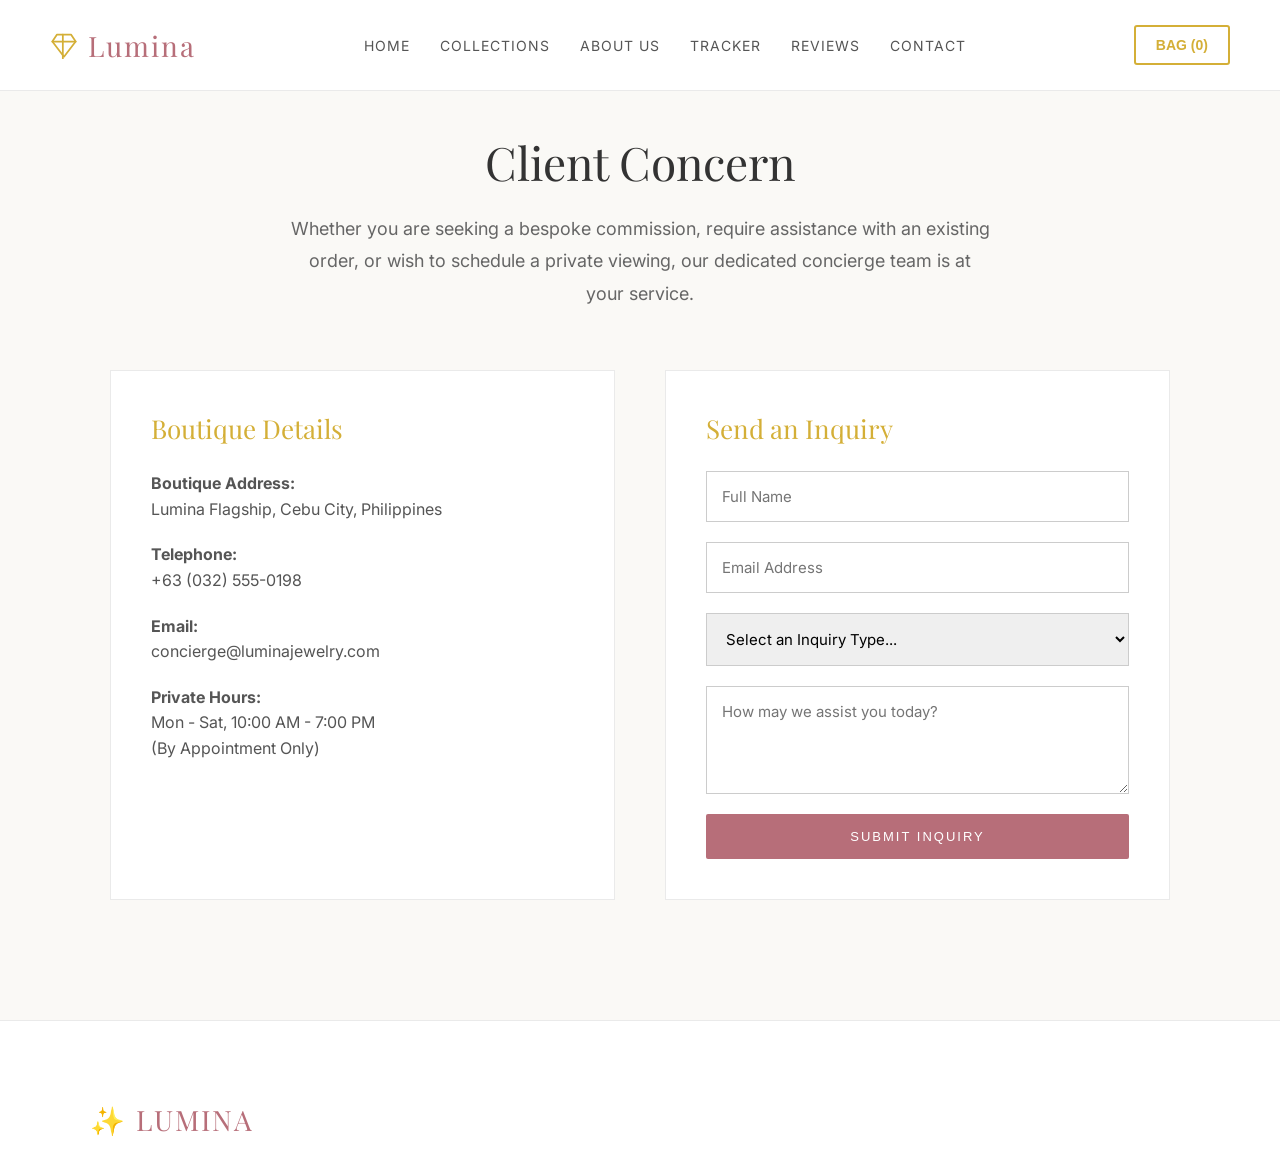
<file: contact.html>
<!DOCTYPE html>
<html lang="en">
<head>
    <meta charset="UTF-8">
    <meta name="viewport" content="width=device-width, initial-scale=1.0">
    <title>Lumina | Concern</title>
    <link rel="stylesheet" href="style.css">
    <link rel="preconnect" href="https://app.snipcart.com">
    <link rel="preconnect" href="https://cdn.snipcart.com">
    <link rel="stylesheet" href="https://cdn.snipcart.com/themes/v3.0.31/default/snipcart.css" />
</head>
<body>

    <header>
        <div class="logo" style="display: flex; align-items: center; gap: 10px;">
            <svg width="28" height="28" viewBox="0 0 24 24" fill="none" stroke="#D4AF37" stroke-width="1.5" stroke-linecap="round" stroke-linejoin="round">
                <path d="M6 3h12l4 6-10 13L2 9Z"></path>
                <path d="M11 3v21"></path>
                <path d="M2 9h20"></path>
            </svg>
            Lumina
        </div>
        <nav>
            <ul class="nav-links">
                <li><a href="index.html">Home</a></li>
                <li><a href="products.html">Collections</a></li>
                <li><a href="about.html">About us</a></li>
                <li><a href="tracker.html">Tracker</a></li>
                <li><a href="reviews.html">Reviews</a></li>
                <li><a href="contact.html">Contact</a></li>
            </ul>
        </nav>
        <button class="snipcart-checkout yellow-basket">
            Bag (<span class="snipcart-items-count">0</span>)
        </button>
    </header>

    <main class="page-container contact-container">
        
        <div class="page-header" style="opacity: 0; animation: fadeUp 1s ease forwards;">
            <h1>Client Concern</h1>
            <p>Whether you are seeking a bespoke commission, require assistance with an existing order, or wish to schedule a private viewing, our dedicated concierge team is at your service.</p>
        </div>

        <div class="contact-wrapper">
            
            <div class="contact-info" style="opacity: 0; animation: fadeUp 1s ease forwards; animation-delay: 0.1s;">
                <h2>Boutique Details</h2>
                <p><strong>Boutique Address:</strong><br>Lumina Flagship, Cebu City, Philippines</p>
                <p style="margin-top: 20px;"><strong>Telephone:</strong><br>+63 (032) 555-0198</p>
                <p style="margin-top: 20px;"><strong>Email:</strong><br>concierge@luminajewelry.com</p>
                <p style="margin-top: 20px;"><strong>Private Hours:</strong><br>Mon - Sat, 10:00 AM - 7:00 PM<br>(By Appointment Only)</p>
            </div>

            <div class="contact-form-container" style="opacity: 0; animation: fadeUp 1s ease forwards; animation-delay: 0.2s;">
                <h2>Send an Inquiry</h2>
                <form class="contact-form">
                    <input type="text" id="name" placeholder="Full Name" required>
                    <input type="email" id="email" placeholder="Email Address" required>
                    <select id="subject" required>
                        <option value="">Select an Inquiry Type...</option>
                        <option value="consultation">Request Private Consultation</option>
                        <option value="order">Order Status</option>
                        <option value="feedback">Review & Feedback</option>
                    </select>
                    <textarea id="message" rows="4" placeholder="How may we assist you today?" required></textarea>
                    <button type="submit" class="btn primary-btn" style="width: 100%; margin: 0;">Submit Inquiry</button>
                </form>
            </div>
            
        </div>
    </main>

    <footer style="margin-top: 80px;">
        <div class="footer-content">
            <div class="footer-column">
                <div class="logo">✨ LUMINA</div>
            </div>
        </div>
    </footer>

    <script async src="https://cdn.snipcart.com/themes/v3.0.31/default/snipcart.js"></script>
    <div hidden id="snipcart" data-api-key="ZjcyM2M0YTAtOWQ5Zi00ODljLTkwZDQtMDY2Mzk1NTE3ZDMyNjM5MTAwMDE5Mzc3NTAxNTI1" data-currency="php"></div>
    <script src="script.js"></script>
</body>
</html>
</file>
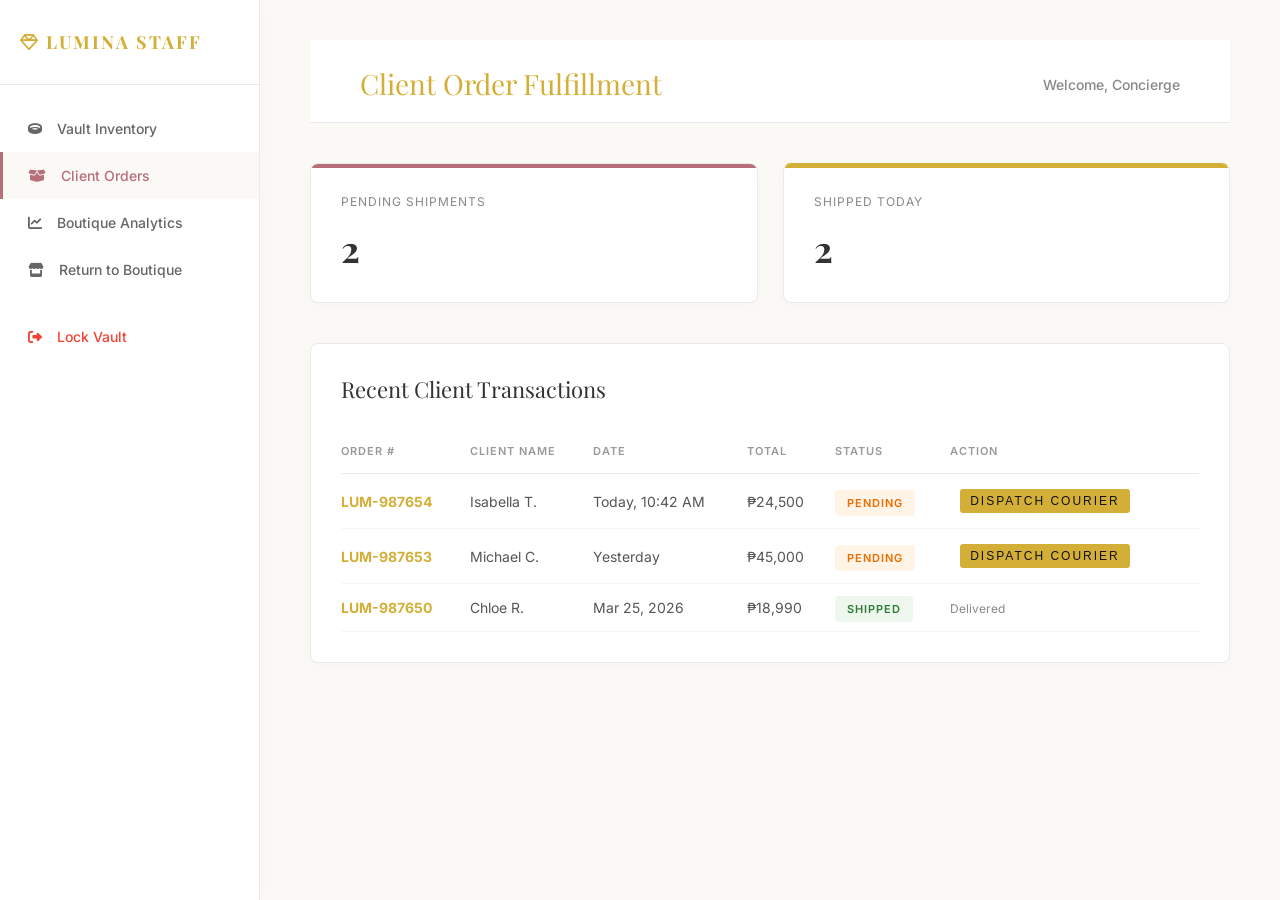
<file: inventory.html>
<!DOCTYPE html>
<html lang="en">
<head>
    <meta charset="UTF-8">
    <meta name="viewport" content="width=device-width, initial-scale=1.0">
    <title>Lumina | Staff Portal</title>
    <link rel="stylesheet" href="style.css">
    <link rel="stylesheet" href="https://cdnjs.cloudflare.com/ajax/libs/font-awesome/6.4.0/css/all.min.css">
</head>
<body class="admin-body">

    <div id="loginOverlay" class="login-overlay">
        <div class="login-box">
            <div class="logo" style="margin-bottom: 20px; color: #D4AF37; font-size: 24px; font-weight: bold;">
                <i class="fa-solid fa-lock"></i> Lumina Secure Vault
            </div>
            <p>Please enter your Staff Access PIN.</p>
            <input type="password" id="adminPin" placeholder="Enter PIN (2026)">
            <button type="button" id="loginBtn" class="btn primary-btn" style="width: 100%; margin-top: 15px; background-color: #D4AF37; color: #121212;">Authorize Access</button>
            <p id="loginError" style="color: #F44336; font-size: 12px; margin-top: 10px; display: none;">Access Denied. Incorrect PIN.</p>
        </div>
    </div>

    <div class="admin-container">
        
        <aside class="admin-sidebar">
            <div class="admin-logo" style="color: #D4AF37;">
                <i class="fa-regular fa-gem"></i> LUMINA STAFF
            </div>
            <ul class="admin-nav">
                <li><a href="#" id="nav-inventory" class="active" onclick="switchTab('inventory')"><i class="fa-solid fa-ring"></i> Vault Inventory</a></li>
                <li><a href="#" id="nav-orders" onclick="switchTab('orders')"><i class="fa-solid fa-box-open"></i> Client Orders</a></li>
                <li><a href="#" id="nav-analytics" onclick="switchTab('analytics')"><i class="fa-solid fa-chart-line"></i> Boutique Analytics</a></li>
                <li><a href="index.html"><i class="fa-solid fa-store"></i> Return to Boutique</a></li>
                <li><a href="#" onclick="logout()" style="color: #F44336; margin-top: 20px;"><i class="fa-solid fa-right-from-bracket"></i> Lock Vault</a></li>
            </ul>
        </aside>

        <main class="admin-main">
            <header class="admin-header">
                <h2 id="dashboardTitle" style="color: #D4AF37;">Vault Inventory Management</h2>
                <div class="admin-user">
                    <span>Welcome, Concierge</span>
                </div>
            </header>

            <div id="view-inventory" class="dashboard-view">
                <div class="stats-grid">
                    <div class="stat-card" style="border-top-color: #D4AF37;"><h3>Total Pieces</h3><p class="stat-number" id="totalProductsStat">0</p></div>
                    <div class="stat-card warning"><h3>Low Stock Alerts</h3><p class="stat-number" id="lowStockStat">0</p></div>
                    <div class="stat-card" style="border-top-color: #b76e79;"><h3>Vault Value</h3><p class="stat-number" id="valueStat">₱0</p></div>
                </div>
                <section class="inventory-section">
                    <div class="table-header">
                        <h3>Current Collection Stock</h3>
                        <button class="btn primary-btn" onclick="addNewProduct()" style="padding: 8px 15px; font-size: 14px; background-color: #D4AF37; color: #121212;">+ Add Piece</button>
                    </div>
                    <div class="table-responsive">
                        <table class="inventory-table">
                            <thead>
                                <tr><th>SKU</th><th>Piece Name</th><th>Price</th><th>Stock</th><th>Status</th><th>Actions</th></tr>
                            </thead>
                            <tbody id="inventoryTableBody"></tbody>
                        </table>
                    </div>
                </section>
            </div>

            <div id="view-orders" class="dashboard-view" style="display: none;">
                <div class="stats-grid">
                    <div class="stat-card warning"><h3>Pending Shipments</h3><p class="stat-number" id="pendingOrdersStat">0</p></div>
                    <div class="stat-card" style="border-top-color: #D4AF37;"><h3>Shipped Today</h3><p class="stat-number">2</p></div>
                </div>
                <section class="inventory-section">
                    <div class="table-header">
                        <h3>Recent Client Transactions</h3>
                    </div>
                    <div class="table-responsive">
                        <table class="inventory-table">
                            <thead>
                                <tr><th>Order #</th><th>Client Name</th><th>Date</th><th>Total</th><th>Status</th><th>Action</th></tr>
                            </thead>
                            <tbody id="ordersTableBody"></tbody>
                        </table>
                    </div>
                </section>
            </div>

            <div id="view-analytics" class="dashboard-view" style="display: none;">
                <div class="stats-grid">
                    <div class="stat-card" style="border-top-color: #D4AF37;"><h3>Monthly Revenue</h3><p class="stat-number">₱845,000</p></div>
                    <div class="stat-card" style="border-top-color: #b76e79;"><h3>Top Selling Piece</h3><p class="stat-number" style="font-size: 18px; padding-top:10px;">Rose Gold Eternity Ring</p></div>
                    <div class="stat-card" style="border-top-color: #ccc;"><h3>Boutique Visitors</h3><p class="stat-number">4,250</p></div>
                </div>
                <section class="inventory-section" style="text-align: center; padding: 50px;">
                    <i class="fa-regular fa-gem" style="font-size: 60px; color: #D4AF37; margin-bottom: 20px;"></i>
                    <h3 style="color: white; margin-bottom: 10px;">Luxury Analytics Active</h3>
                    <p style="color: #888;">Live sales tracking and conversion metrics are securely logging. Connect your Shopify or Snipcart API to visualize real-time charts.</p>
                </section>
            </div>

        </main>
    </div>

    <script src="admin.js"></script>
</body>
</html>
</file>
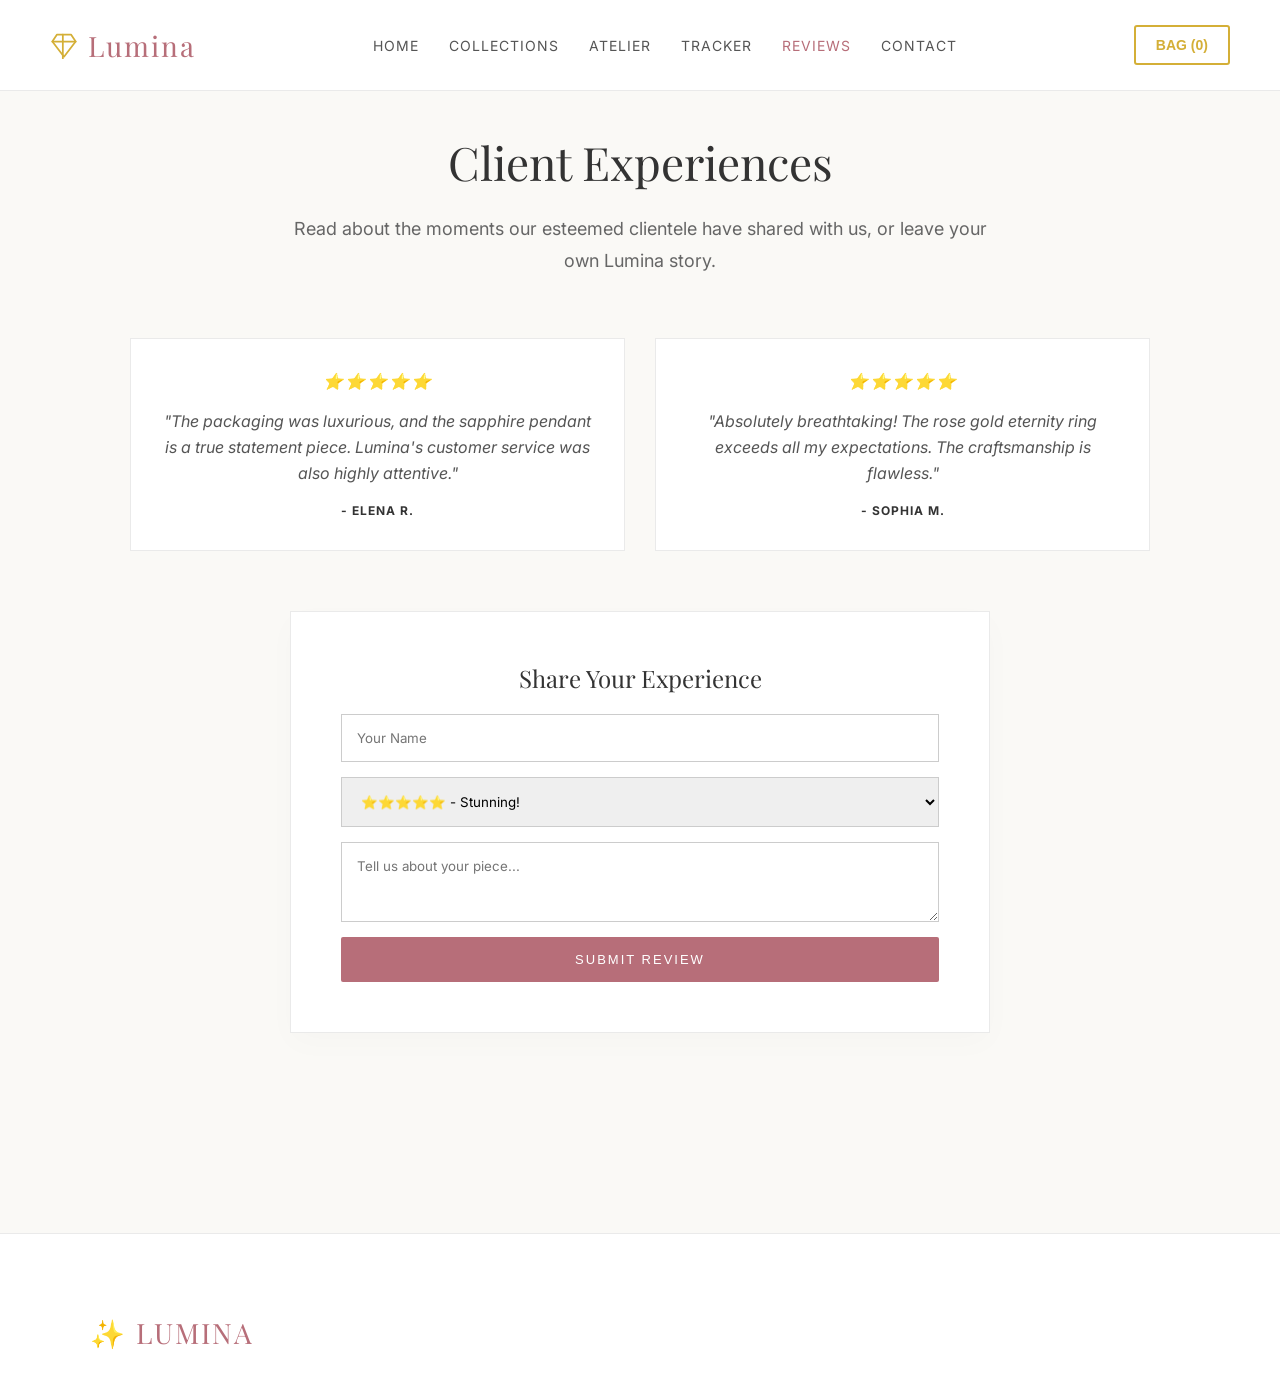
<file: reviews.html>
<!DOCTYPE html>
<html lang="en">
<head>
    <meta charset="UTF-8">
    <meta name="viewport" content="width=device-width, initial-scale=1.0">
    <title>Lumina | Client Testimonials</title>
    <link rel="stylesheet" href="style.css">
    <link rel="preconnect" href="https://app.snipcart.com">
    <link rel="preconnect" href="https://cdn.snipcart.com">
    <link rel="stylesheet" href="https://cdn.snipcart.com/themes/v3.0.31/default/snipcart.css" />
</head>
<body>

    <header>
        <div class="logo" style="display: flex; align-items: center; gap: 10px;">
            <svg width="28" height="28" viewBox="0 0 24 24" fill="none" stroke="#D4AF37" stroke-width="1.5" stroke-linecap="round" stroke-linejoin="round">
                <path d="M6 3h12l4 6-10 13L2 9Z"></path>
                <path d="M11 3v21"></path>
                <path d="M2 9h20"></path>
            </svg>
            Lumina
        </div>
        <nav>
            <ul class="nav-links">
                <li><a href="index.html">Home</a></li>
                <li><a href="products.html">Collections</a></li>
                <li><a href="about.html">Atelier</a></li>
                <li><a href="tracker.html">Tracker</a></li>
                <li><a href="reviews.html" style="color: #b76e79;">Reviews</a></li>
                <li><a href="contact.html">Contact</a></li>
            </ul>
        </nav>
        <button class="snipcart-checkout yellow-basket">
            Bag (<span class="snipcart-items-count">0</span>)
        </button>
    </header>

    <main class="page-container" style="min-height: 60vh;">
        <div class="page-header" style="opacity: 0; animation: fadeUp 1s ease forwards;">
            <h1>Client Experiences</h1>
            <p>Read about the moments our esteemed clientele have shared with us, or leave your own Lumina story.</p>
        </div>

        <section class="reviews" style="margin-top: 0; opacity: 0; animation: fadeUp 1s ease forwards; animation-delay: 0.2s;">
            <div class="review-grid" id="dynamicReviewGrid"></div>

            <div class="review-form-container" style="margin-top: 60px;">
                <h3 style="font-family: 'Playfair Display', serif; font-size: 24px; margin-bottom: 20px;">Share Your Experience</h3>
                <form id="reviewForm" class="review-form">
                    <input type="text" id="reviewName" placeholder="Your Name" required>
                    <select id="reviewRating" required>
                        <option value="5">⭐⭐⭐⭐⭐ - Stunning!</option>
                        <option value="4">⭐⭐⭐⭐ - Beautiful</option>
                        <option value="3">⭐⭐⭐ - Good</option>
                    </select>
                    <textarea id="reviewText" rows="3" placeholder="Tell us about your piece..." required></textarea>
                    <button type="submit" class="btn primary-btn" style="margin: 0;">Submit Review</button>
                </form>
                <div id="reviewSuccessMessage" style="display: none; color: #b76e79; text-align: center; margin-top: 15px; font-weight: bold;">
                    Thank you! Your experience has been shared.
                </div>
            </div>
        </section>
    </main>

    <footer style="margin-top: 80px;">
        <div class="footer-content">
            <div class="footer-column">
                <div class="logo">✨ LUMINA</div>
            </div>
        </div>
    </footer>

    <script async src="https://cdn.snipcart.com/themes/v3.0.31/default/snipcart.js"></script>
    <div hidden id="snipcart" data-api-key="ZjcyM2M0YTAtOWQ5Zi00ODljLTkwZDQtMDY2Mzk1NTE3ZDMyNjM5MTAwMDE5Mzc3NTAxNTI1" data-currency="php"></div>
    <script src="script.js"></script>
</body>
</html>
</file>
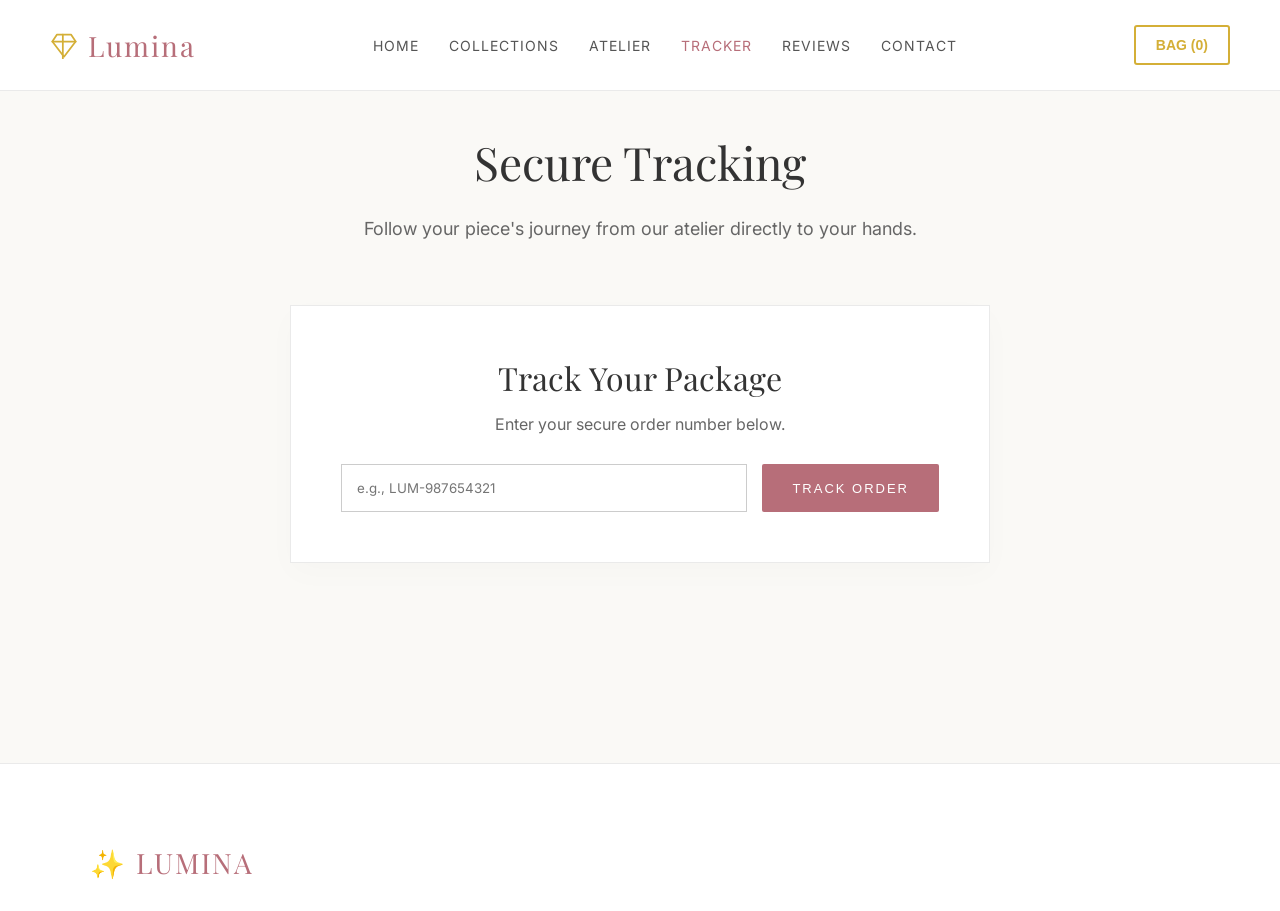
<file: tracker.html>
<!DOCTYPE html>
<html lang="en">
<head>
    <meta charset="UTF-8">
    <meta name="viewport" content="width=device-width, initial-scale=1.0">
    <title>Lumina | Order Tracking</title>
    <link rel="stylesheet" href="style.css">
    <link rel="preconnect" href="https://app.snipcart.com">
    <link rel="preconnect" href="https://cdn.snipcart.com">
    <link rel="stylesheet" href="https://cdn.snipcart.com/themes/v3.0.31/default/snipcart.css" />
</head>
<body>

    <header>
        <div class="logo" style="display: flex; align-items: center; gap: 10px;">
            <svg width="28" height="28" viewBox="0 0 24 24" fill="none" stroke="#D4AF37" stroke-width="1.5" stroke-linecap="round" stroke-linejoin="round">
                <path d="M6 3h12l4 6-10 13L2 9Z"></path>
                <path d="M11 3v21"></path>
                <path d="M2 9h20"></path>
            </svg>
            Lumina
        </div>
        <nav>
            <ul class="nav-links">
                <li><a href="index.html">Home</a></li>
                <li><a href="products.html">Collections</a></li>
                <li><a href="about.html">Atelier</a></li>
                <li><a href="tracker.html" style="color: #b76e79;">Tracker</a></li>
                <li><a href="reviews.html">Reviews</a></li>
                <li><a href="contact.html">Contact</a></li>
            </ul>
        </nav>
        <button class="snipcart-checkout yellow-basket">
            Bag (<span class="snipcart-items-count">0</span>)
        </button>
    </header>

    <main class="page-container" style="min-height: 60vh;">
        <div class="page-header" style="opacity: 0; animation: fadeUp 1s ease forwards;">
            <h1>Secure Tracking</h1>
            <p>Follow your piece's journey from our atelier directly to your hands.</p>
        </div>

        <section class="order-tracking" style="margin-top: 0; opacity: 0; animation: fadeUp 1s ease forwards; animation-delay: 0.2s;">
            <div class="tracking-box">
                <h2 style="font-family: 'Playfair Display', serif; margin-bottom: 15px;">Track Your Package</h2>
                <p>Enter your secure order number below.</p>
                <form id="trackingForm" class="tracking-form">
                    <input type="text" placeholder="e.g., LUM-987654321" required>
                    <button type="submit" class="btn primary-btn" style="margin: 0;">Track Order</button>
                </form>
            </div>
        </section>
    </main>

    <footer style="margin-top: 80px;">
        <div class="footer-content">
            <div class="footer-column">
                <div class="logo">✨ LUMINA</div>
            </div>
        </div>
    </footer>

    <script async src="https://cdn.snipcart.com/themes/v3.0.31/default/snipcart.js"></script>
    <div hidden id="snipcart" data-api-key="ZjcyM2M0YTAtOWQ5Zi00ODljLTkwZDQtMDY2Mzk1NTE3ZDMyNjM5MTAwMDE5Mzc3NTAxNTI1" data-currency="php"></div>
    <script src="script.js"></script>
</body>
</html>
</file>
<file: style.css>
@import url('https://fonts.googleapis.com/css2?family=Playfair+Display:ital,wght@0,400;0,600;1,400&family=Inter:wght@300;400;500&display=swap');

/* =========================================
   1. LUMINA JEWELRY | GLOBAL STYLES
   ========================================= */
* { margin: 0; padding: 0; box-sizing: border-box; }

body { 
    background-color: #faf9f6; /* Soft cream/pearl background */
    color: #333333; 
    font-family: 'Inter', 'Helvetica Neue', Arial, sans-serif; 
}

h1, h2, h3, .logo {
    font-family: 'Playfair Display', Georgia, serif; 
    font-weight: 400;
}

/* --- HEADER --- */
header { 
    display: flex; justify-content: space-between; align-items: center; 
    padding: 25px 50px; background-color: #ffffff; 
    border-bottom: 1px solid #eaeaea; 
}
.logo { font-size: 28px; color: #b76e79; letter-spacing: 2px;}
.nav-links { list-style: none; display: flex; gap: 30px; }
.nav-links a { color: #555; text-decoration: none; font-size: 14px; text-transform: uppercase; letter-spacing: 1px; transition: 0.3s;}
.nav-links a:hover { color: #b76e79; }

/* The Yellow Basket */
.yellow-basket { 
    background-color: transparent; color: #D4AF37; 
    border: 2px solid #D4AF37; padding: 10px 20px; border-radius: 3px; 
    cursor: pointer; font-size: 14px; text-transform: uppercase; font-weight: bold; transition: 0.3s; 
}
.yellow-basket:hover { background-color: #D4AF37; color: #ffffff; }

/* --- HERO CTA --- */
.hero {
    height: 70vh; display: flex; align-items: center; justify-content: center; text-align: center;
    background: linear-gradient(rgba(255,255,255,0.7), rgba(255,255,255,0.7)), url('https://images.unsplash.com/photo-1515562141207-7a88fb7ce338?auto=format&fit=crop&w=1920&q=80');
    background-size: cover; background-position: center;
}
.hero-text h1 { font-size: 56px; margin-bottom: 15px; color: #333; }
.hero-text p { font-size: 18px; max-width: 600px; margin: 0 auto 30px; color: #555; line-height: 1.8; }

.btn { padding: 15px 30px; text-decoration: none; font-size: 13px; text-transform: uppercase; letter-spacing: 2px; border-radius: 2px; cursor: pointer; border: none; transition: 0.3s; margin: 0 10px; display: inline-block;}
.primary-btn { background-color: #b76e79; color: #fff; }
.primary-btn:hover { background-color: #333; }
.secondary-btn { background-color: transparent; border: 1px solid #333; color: #333; }
.secondary-btn:hover { background-color: #333; color: #fff; }

/* --- SECTION WRAPPERS --- */
.featured-products, .order-tracking, .reviews, .suppliers { max-width: 1100px; margin: 80px auto; padding: 0 20px; }
.section-header { display: flex; justify-content: space-between; align-items: flex-end; margin-bottom: 40px; border-bottom: 1px solid #eaeaea; padding-bottom: 10px; }
.section-header h2, .reviews h2, .suppliers h2, .order-tracking h2 { font-size: 32px; color: #333; margin-bottom: 15px;}
.view-all { color: #b76e79; text-decoration: none; font-size: 14px; text-transform: uppercase; letter-spacing: 1px;}

/* --- PRODUCT GRID --- */
.product-grid { display: grid; grid-template-columns: repeat(auto-fit, minmax(300px, 1fr)); gap: 40px; }
.product-card { text-align: center; background: #fff; padding: 20px; border: 1px solid #eaeaea; transition: 0.4s; }
.product-card:hover { box-shadow: 0 15px 30px rgba(0,0,0,0.05); transform: translateY(-5px); }
.product-img { width: 100%; height: 300px; object-fit: cover; margin-bottom: 20px; }
.product-card h3 { font-size: 20px; margin-bottom: 10px; }
.product-card .price { font-size: 18px; color: #b76e79; margin-bottom: 20px; }

.add-to-cart-btn { width: 100%; background: transparent; color: #333; border: 1px solid #333; padding: 12px; text-transform: uppercase; letter-spacing: 1px; cursor: pointer; transition: 0.3s;}
.add-to-cart-btn:hover { background: #b76e79; color: #fff; border-color: #b76e79;}

/* --- LUXURY SEARCH BAR --- */
.search-container { text-align: center; margin-bottom: 50px; }
.luxury-search { width: 100%; max-width: 500px; padding: 15px 20px; border: 1px solid #eaeaea; border-radius: 30px; font-size: 16px; outline: none; color: #555; background-color: #fff; box-shadow: 0 5px 15px rgba(0,0,0,0.03); transition: all 0.3s ease; }
.luxury-search:focus { border-color: #D4AF37; box-shadow: 0 5px 20px rgba(212, 175, 55, 0.15); }

/* --- TRACKING & REVIEWS --- */
.tracking-box, .review-form-container { background: #fff; padding: 50px; text-align: center; border: 1px solid #eaeaea; max-width: 700px; margin: 0 auto; box-shadow: 0 10px 30px rgba(0,0,0,0.02); }
.tracking-box p { color: #666; margin-bottom: 30px; }
.tracking-form { display: flex; gap: 15px; }
.tracking-form input { flex: 1; padding: 15px; border: 1px solid #ccc; outline: none; font-family: inherit; }
.tracking-form input:focus { border-color: #b76e79; }

.review-form { display: flex; flex-direction: column; gap: 15px; }
.review-form input, .review-form select, .review-form textarea { width: 100%; padding: 15px; border: 1px solid #ccc; outline: none; font-family: inherit; }
.review-form input:focus, .review-form select:focus, .review-form textarea:focus { border-color: #b76e79; }

.review-grid { display: grid; grid-template-columns: repeat(auto-fit, minmax(300px, 1fr)); gap: 30px; margin-bottom: 50px;}
.review-card { background: #fff; padding: 30px; text-align: center; border: 1px solid #eaeaea; font-style: italic; color: #555; line-height: 1.6;}
.stars { color: #D4AF37; margin-bottom: 15px; letter-spacing: 2px;}
.review-card h4 { margin-top: 15px; font-style: normal; font-family: 'Inter', sans-serif; font-size: 12px; text-transform: uppercase; letter-spacing: 1px; color: #333;}

/* --- SUPPLIERS --- */
.suppliers { text-align: center; border-top: 1px solid #eaeaea; padding-top: 60px; margin-bottom: 60px; }
.suppliers p { color: #777; margin-bottom: 40px; font-style: italic; }
.supplier-logos { display: flex; justify-content: center; gap: 40px; flex-wrap: wrap; }
.supplier-logos span { font-size: 20px; font-family: 'Playfair Display', serif; color: #999; transition: 0.3s; cursor: default; text-transform: uppercase; letter-spacing: 2px;}
.supplier-logos span:hover { color: #b76e79; }

/* --- FOOTER --- */
footer { background: #ffffff; padding: 80px 50px 30px; border-top: 1px solid #eaeaea; }
.footer-content { display: grid; grid-template-columns: repeat(auto-fit, minmax(200px, 1fr)); gap: 40px; max-width: 1100px; margin: 0 auto; }
.footer-column h3 { font-size: 16px; margin-bottom: 25px; text-transform: uppercase; letter-spacing: 2px; color: #333; font-family: 'Inter', sans-serif;}
.footer-column p, .footer-column a { color: #666; text-decoration: none; line-height: 2; display: block; font-size: 14px;}
.footer-column a:hover { color: #b76e79; }
.admin-link { color: #b76e79 !important; font-weight: bold; border-bottom: 1px solid #b76e79; display: inline-block; padding-bottom: 2px;}


/* =========================================
   2. STAFF PORTAL (LUXURY LIGHT THEME)
   ========================================= */
.admin-body { margin: 0; padding: 0; height: 100vh; overflow: hidden; background-color: #faf9f6; color: #333; font-family: 'Inter', sans-serif; }
.admin-container { display: flex; height: 100vh; }

/* Sidebar */
.admin-sidebar { width: 260px; background-color: #ffffff; border-right: 1px solid #eaeaea; display: flex; flex-direction: column; box-shadow: 2px 0 15px rgba(0,0,0,0.02); z-index: 10; }
.admin-logo { padding: 30px 20px; font-size: 18px; font-weight: bold; letter-spacing: 2px; border-bottom: 1px solid #eaeaea; color: #b76e79; text-transform: uppercase; font-family: 'Playfair Display', serif;}
.admin-nav { list-style: none; padding: 20px 0; margin: 0; }
.admin-nav li a { display: flex; align-items: center; gap: 15px; padding: 15px 25px; color: #666; text-decoration: none; transition: 0.3s; border-left: 3px solid transparent; font-size: 14px; font-weight: 500;}
.admin-nav li a:hover, .admin-nav li a.active { background-color: #faf9f6; color: #b76e79; border-left: 3px solid #b76e79; }

/* Main Content */
.admin-main { flex: 1; overflow-y: auto; padding: 40px 50px; background-color: #faf9f6;}
.admin-header { display: flex; justify-content: space-between; align-items: center; margin-bottom: 40px; padding-bottom: 20px; border-bottom: 1px solid #eaeaea; }
.admin-header h2 { color: #333; font-family: 'Playfair Display', serif; font-size: 28px;}
.admin-user span { color: #888; font-size: 14px; font-weight: 500;}

/* Stats Grid */
.stats-grid { display: grid; grid-template-columns: repeat(auto-fit, minmax(200px, 1fr)); gap: 25px; margin-bottom: 40px; }
.stat-card { background-color: #ffffff; border: 1px solid #eaeaea; padding: 30px; border-radius: 8px; box-shadow: 0 4px 15px rgba(0,0,0,0.02); position: relative; overflow: hidden;}
.stat-card::before { content: ''; position: absolute; top: 0; left: 0; width: 100%; height: 4px; background: #D4AF37; }
.stat-card.warning::before { background: #b76e79; }
.stat-card h3 { font-size: 12px; color: #888; text-transform: uppercase; letter-spacing: 1px; margin-bottom: 15px; font-family: 'Inter', sans-serif;}
.stat-number { font-size: 36px; font-weight: bold; color: #333; font-family: 'Playfair Display', serif;}

/* Table Section */
.inventory-section { background-color: #ffffff; border: 1px solid #eaeaea; border-radius: 8px; padding: 30px; box-shadow: 0 4px 15px rgba(0,0,0,0.02);}
.table-header { display: flex; justify-content: space-between; align-items: center; margin-bottom: 25px; }
.table-header h3 { color: #333; font-family: 'Playfair Display', serif; font-size: 22px; font-weight: 400;}
.table-responsive { overflow-x: auto; }

.inventory-table { width: 100%; border-collapse: collapse; text-align: left; }
.inventory-table th { color: #999; font-size: 11px; text-transform: uppercase; letter-spacing: 1px; padding: 15px 15px 15px 0; border-bottom: 1px solid #eaeaea; font-family: 'Inter', sans-serif; font-weight: 600;}
.inventory-table td { padding: 15px 15px 15px 0; border-bottom: 1px solid #f5f5f5; color: #555; font-size: 14px; font-family: 'Inter', sans-serif;}
.inventory-table tbody tr:hover td { background-color: #faf9f6; }

/* Elegant Badges */
.status-badge { padding: 6px 12px; border-radius: 4px; font-size: 11px; font-weight: 600; text-transform: uppercase; letter-spacing: 1px; }
.in-stock { background-color: #edf7ed; color: #2e7d32; }
.low-stock { background-color: #fff4e5; color: #ed6c02; }
.out-stock { background-color: #fdeded; color: #d32f2f; }

/* Actions */
.action-btn { background: transparent; border: none; color: #999; cursor: pointer; font-size: 16px; transition: 0.3s; padding: 5px; }
.action-btn:hover { color: #b76e79 !important; transform: scale(1.1); } 

/* Security Overlay (Light Theme) */
.login-overlay { position: fixed; top: 0; left: 0; width: 100%; height: 100%; background: rgba(250, 249, 246, 0.9); backdrop-filter: blur(8px); display: flex; justify-content: center; align-items: center; z-index: 9999; }
.login-box { background: #ffffff; padding: 50px; border-radius: 8px; border: 1px solid #eaeaea; text-align: center; max-width: 400px; width: 90%; box-shadow: 0 20px 50px rgba(0,0,0,0.05); }
.login-box .logo { color: #333; font-family: 'Playfair Display', serif;}
.login-box p { color: #666; margin-bottom: 25px; font-size: 14px; font-family: 'Inter', sans-serif;}
.login-box input { width: 100%; padding: 15px; background: #faf9f6; border: 1px solid #ddd; color: #333; border-radius: 4px; font-size: 16px; text-align: center; outline: none; letter-spacing: 5px; transition: 0.3s;}
.login-box input:focus { border-color: #D4AF37; background: #fff; box-shadow: 0 0 0 3px rgba(212, 175, 55, 0.1);}
/* =========================================
   3. ABOUT & CONTACT PAGE STYLING
   ========================================= */
.page-container { max-width: 1100px; margin: 0 auto; padding: 40px 20px; }
.page-header { text-align: center; margin-bottom: 60px; }
.page-header h1 { font-size: 46px; color: #333; margin-bottom: 20px; }
.page-header p { font-size: 18px; color: #666; max-width: 700px; margin: 0 auto; line-height: 1.8; }

/* About Page Specifics */
.story-content { display: flex; gap: 50px; align-items: center; margin-bottom: 80px; }
.story-text { flex: 1; }
.story-text h2 { font-size: 32px; margin-bottom: 20px; color: #D4AF37; }
.story-text p { color: #555; line-height: 1.8; margin-bottom: 20px; font-size: 16px; }
.story-image { flex: 1; max-width: 500px; border-radius: 4px; box-shadow: 0 20px 40px rgba(0,0,0,0.08); }

.leadership-section {
    text-align: center;
    padding: 100px 10%;
    background-color: var(--pearl);
}

.leadership-section H2 {
    font-size: 48px;
    color: var(--forest);
    margin-bottom: 70px;
}

/* 1. Main Container (Still Vertical) */
.team-grid {
    display: flex;
    flex-direction: column; /* Vertical Stacking */
    align-items: center; /* Centered */
    gap: 70px; /* Big gap between entries */
    max-width: 1200px;
    margin: 0 auto;
}

/* 2. Team Card Structure */
.team-card {
    display: flex;
    flex-direction: row; /* Layout: Image left, text right */
    align-items: center;
    gap: 40px; /* Gap between circle and text */
    text-align: left; /* Text aligns left */
    width: 100%;
    max-width: 700px; /* Keeps the list clean and centered */
    padding: 20px;
    transition: all 0.4s ease;
}

/* Sub-page Hover effect */
.team-card:hover {
    transform: translateX(15px); /* Elegant slide effect on sub-page */
}

/* 3. The CIRCLE FRAME (This FIXES the margins!) */
.team-card .img-wrapper {
    /* Explicit, perfectly matching size for the frame */
    flex: 0 0 180px; /* Do not shrink, do not grow, always be 180px */
    width: 180px;
    height: 180px;
    
    /* Perfect Circle and Overflow control */
    border-radius: 50%;
    overflow: hidden; /* Clips the image inside */
    
    /* The consistent frame */
    border: 3px solid var(--sand); /* Forest for Lumina */
    padding: 7px; /* Consistent internal padding */
    background-color: white; /* Clean background */
    box-shadow: 0 10px 30px rgba(59, 51, 44, 0.08); /* Soft shadow */
    
    /* Ensures centering inside the flex row */
    margin: 0;
}

/* 4. The IMAGE INSIDE (Perfectly Unified Crop) */
.team-card .img-wrapper img {
    width: 100%; /* Spans the wrapper */
    height: 100%;
    border-radius: 50%; /* Circle */
    
    /* CRITICAL FIX: object-fit + object-position */
    object-fit: cover; /* Forces the image to fill the 180x180 circle */
    object-position: center 20%; /* Nudges crop up to keep faces centered */
    
    transition: all 0.5s ease;
}

/* 5. Team Card Text */
.team-info {
    flex: 1; /* Takes remaining space */
}

.team-card h3 {
    font-family: 'Cormorant Garamond', serif;
    font-size: 32px;
    color: var(--forest);
    margin-bottom: 5px;
}

.team-card p.role {
    font-family: 'Montserrat', sans-serif;
    font-size: 11px;
    text-transform: uppercase;
    letter-spacing: 3px;
    color: var(--sand);
    font-weight: 600;
}
/* Contact Page Specifics */
.contact-wrapper { display: flex; gap: 50px; flex-wrap: wrap; }
.contact-info, .contact-form-container { flex: 1; min-width: 300px; background: #fff; padding: 40px; border: 1px solid #eaeaea; }
.contact-info h2, .contact-form-container h2 { font-size: 26px; margin-bottom: 25px; color: #D4AF37; }
.contact-info p { color: #555; line-height: 1.6; font-size: 16px; }
.contact-form { display: flex; flex-direction: column; gap: 20px; }
.contact-form input, .contact-form select, .contact-form textarea { width: 100%; padding: 15px; border: 1px solid #ccc; outline: none; font-family: inherit; font-size: 15px; }
.contact-form input:focus, .contact-form select:focus, .contact-form textarea:focus { border-color: #b76e79; }

/* Responsive adjustments */
@media (max-width: 768px) {
    .story-content { flex-direction: column; }
    .story-image { max-width: 100%; }
    header { flex-direction: column; gap: 20px; }
}
/* --- PREMIUM ANIMATIONS --- */
@keyframes fadeUp {
    from { opacity: 0; transform: translateY(30px); }
    to { opacity: 1; transform: translateY(0); }
}
.product-description {
    font-family: 'Montserrat', sans-serif;
    font-size: 0.85rem;
    color: #777;
    line-height: 1.5;
    margin: 10px 15px 15px;
    height: 3.2em; /* Keeps all cards the same height */
    overflow: hidden;
    display: -webkit-box;
    -webkit-line-clamp: 2; /* Shows only 2 lines then adds ... */
    -webkit-box-orient: vertical;
}

.product-card h3 {
    margin-top: 15px;
    font-family: 'Cormorant Garamond', serif;
    font-weight: 500;
}
.product-description {
    font-family: 'Montserrat', sans-serif;
    font-size: 0.85rem;
    color: #777;
    line-height: 1.5;
    margin: 10px 15px;
    /* This ensures your cards stay the same height even if text length differs */
    min-height: 3em; 
}
/* Hide description by default */
.product-description {
    max-height: 0;
    opacity: 0;
    overflow: hidden;
    transition: all 0.5s ease-in-out;
    margin: 0 15px; /* Remove vertical margin when hidden */
    font-family: 'Montserrat', sans-serif;
    font-size: 0.85rem;
    color: #777;
    line-height: 1.5;
}

/* Class to show description when clicked */
.product-description.show {
    max-height: 100px; /* Adjust based on text length */
    opacity: 1;
    margin: 10px 15px 15px; /* Restore spacing when visible */
}

/* Optional: Add a pointer cursor to images/titles to show they are clickable */
.product-img, .product-card h3 {
    cursor: pointer;
}
/* Styling Snipcart's internal description */
.snipcart-item-line__description {
    font-family: 'Montserrat', sans-serif !important;
    font-size: 12px !important;
    color: #888 !important;
    font-style: italic !important;
    line-height: 1.4 !important;
}
</file>
